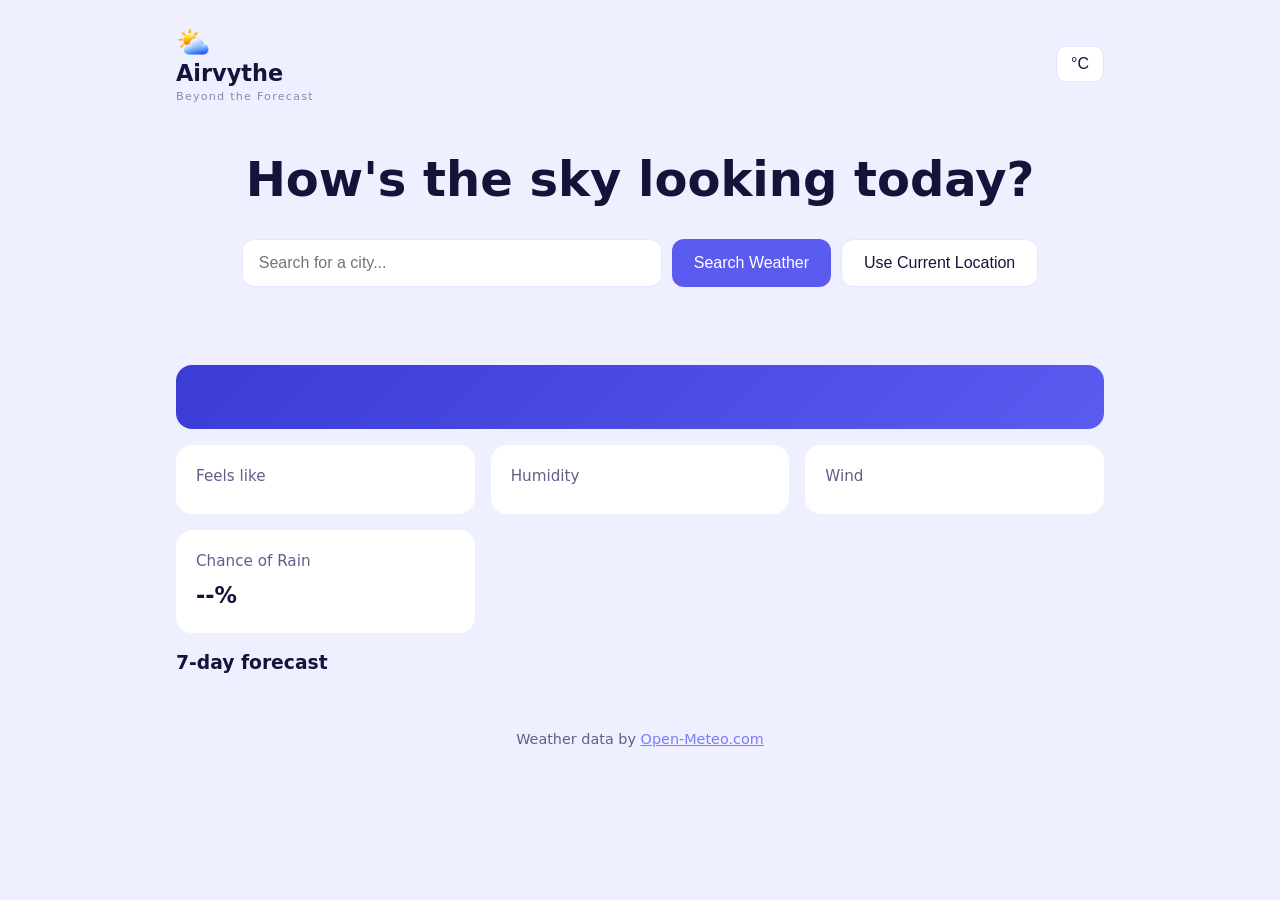
<file: index.html>
<!DOCTYPE html>
<html lang="en">
<head>
  <meta charset="UTF-8">
  <meta name="viewport" content="width=device-width, initial-scale=1.0">
  <title>Airvythe | Weather Forecast</title>
  <link rel="stylesheet" href="style.css">
</head>
<body>
  <div class="app">
    <header class="top">
      <div class="brand">
       <img src="logo.png"
            alt="Airvythe — Beyond the Forecast"
            class="brand-logo">
       <h1 class="logo">Airvythe</h1>
       <p class="tagline">Beyond the Forecast</p>
            
      </div>
      <button id="unit-toggle" class="chip" type="button" aria-label="Switch units">°C</button>
    </header>

    <section class="hero">
      <h2>How's the sky looking today?</h2>
      <form id="search-form" class="search">
        <label for="city-input" class="sr-only">City name</label>
        <input type="text" id="city-input" placeholder="Search for a city..." autocomplete="off" required>
        <button type="submit" class="btn">Search Weather</button>
        <button type="button" id="locate-btn" class="btn btn-ghost" title="Use my location">Use Current Location</button>
      </form>
      <div id="recent" class="recent"></div>
    </section>

    <p id="status" class="status" role="status" aria-live="polite"></p>

    <main id="weather-result" class="results" hidden>
      <section class="card current">
        <div>
          <h3 id="place"></h3>
          <p id="date" class="muted"></p>
          <p id="condition" class="condition"></p>
        </div>
        <div class="temp-block">
          <span id="icon" class="icon" aria-hidden="true"></span>
          <span id="temp" class="temp"></span>
        </div>
      </section>

      <section class="stats">
        <div class="card stat"><span class="muted">Feels like</span><strong id="feels"></strong></div>
        <div class="card stat"><span class="muted">Humidity</span><strong id="humidity"></strong></div>
        <div class="card stat"><span class="muted">Wind</span><strong id="wind"></strong></div>
        <div class="card stat">
    <span class="muted">Chance of Rain</span>
    <strong id="rain-chance">--%</strong>
</div>
        


      </section>

      <section>
        <h3 class="section-title">7-day forecast</h3>
        <div id="forecast" class="forecast"></div>
      </section>
    </main>

    <footer class="footer">Weather data by <a href="https://open-meteo.com/" target="_blank" rel="noopener">Open-Meteo.com</a></footer>
  </div>
  <script src="script.js"></script>
</body>
</html>
</file>
<file: style.css>
:root {
  --bg: #0b0b2b; --card: #1a1a45; --card-2: #24245a; --text: #f4f4ff;
  --muted: #a9a9d0; --accent: #5b5bf0; --accent-2: #7c7cff; --error: #ff8a8a;
  --radius: 16px;
}
@media (prefers-color-scheme: light) {
  :root { --bg: #eef0ff; --card: #ffffff; --card-2: #e4e6ff; --text: #14143a; --muted: #5f5f8a; --error: #c62828; }
}
* { box-sizing: border-box; margin: 0; padding: 0; }
body { font-family: system-ui, -apple-system, "Segoe UI", sans-serif; background: var(--bg); color: var(--text); min-height: 100vh; line-height: 1.5; }
.app { max-width: 960px; margin: 0 auto; padding: 24px 16px 40px; }
.sr-only { position: absolute; width: 1px; height: 1px; overflow: hidden; clip: rect(0 0 0 0); }
.top { display: flex; justify-content: space-between; align-items: center; }
.logo { font-size: 1.4rem; }
.brand {
  display: flex;
  flex-direction: column;
  align-items: flex-start;
  line-height: 1.2;
}

.tagline {
  font-size: 0.7rem;
  color: var(--muted);
  opacity: 0.7;
  letter-spacing: 1.2px;
  margin-top: 3px;
  align-self: flex-start;
}
.brand-logo {
  width: 36px;
  height: 36px;
  object-fit: contain;
  display: block;
}
.chip { background: var(--card); color: var(--text); border: 1px solid var(--card-2); padding: 8px 14px; border-radius: 10px; cursor: pointer; font-size: 1rem; }
.hero { text-align: center; margin: 40px 0 24px; }
.hero h2 { font-size: clamp(1.8rem, 5vw, 3rem); margin-bottom: 24px; }
.search { display: flex; flex-wrap: wrap; gap: 10px; justify-content: center; }
.search input { flex: 1 1 260px; max-width: 420px; padding: 14px 16px; border-radius: 12px; border: 1px solid var(--card-2); background: var(--card); color: var(--text); font-size: 1rem; }
.btn { padding: 14px 22px; border: 0; border-radius: 12px; background: var(--accent); color: #fff; font-size: 1rem; cursor: pointer; transition: transform .15s, background .15s; }
.btn:hover { background: var(--accent-2); transform: translateY(-1px); }
.btn-ghost { background: var(--card); border: 1px solid var(--card-2); color: var(--text); }
input:focus-visible, button:focus-visible { outline: 3px solid var(--accent-2); outline-offset: 2px; }
.recent { display: flex; flex-wrap: wrap; gap: 8px; justify-content: center; margin-top: 14px; }
.recent button { background: var(--card-2); color: var(--text); border: 0; padding: 6px 12px; border-radius: 999px; cursor: pointer; }
.status { text-align: center; min-height: 1.5em; margin-bottom: 16px; color: var(--muted); }
.status.error { color: var(--error); }
.status.loading::before { content: ""; display: inline-block; width: 16px; height: 16px; margin-right: 8px; vertical-align: -3px; border: 3px solid var(--card-2); border-top-color: var(--accent-2); border-radius: 50%; animation: spin .8s linear infinite; }
@keyframes spin { to { transform: rotate(360deg); } }
.card { background: var(--card); border-radius: var(--radius); padding: 20px; }
.results { display: grid; gap: 16px; animation: fadeUp .5s ease; }
@keyframes fadeUp { from { opacity: 0; transform: translateY(12px); } to { opacity: 1; transform: none; } }
.current { display: flex; justify-content: space-between; align-items: center; flex-wrap: wrap; gap: 16px; background: linear-gradient(135deg, #3b3bd6, #5b5bf0); color: #fff; padding: 28px; }
.current h3 { font-size: 1.5rem; }
.current .muted { color: #d6d6ff; }
.condition { margin-top: 8px; font-size: 1.1rem; }
.temp-block { display: flex; align-items: center; gap: 12px; }
.icon { font-size: 4rem; }
.temp { font-size: clamp(3.5rem, 12vw, 5.5rem); font-weight: 700; line-height: 1; }
.stats { display: grid; grid-template-columns: repeat(3, 1fr); gap: 16px; }
.stat { display: flex; flex-direction: column; gap: 6px; }
.stat strong { font-size: 1.4rem; }
.muted { color: var(--muted); font-size: .95rem; }
.section-title { margin-bottom: 12px; }
.forecast { display: grid; grid-template-columns: repeat(auto-fit, minmax(110px, 1fr)); gap: 12px; }
.day { background: var(--card); border-radius: var(--radius); padding: 14px 10px; text-align: center; display: flex; flex-direction: column; gap: 4px; transition: transform .2s; }
.day:hover { transform: translateY(-3px); }
.day .emoji { font-size: 2rem; }
.day .lo { color: var(--muted); }
.footer { text-align: center; margin-top: 40px; color: var(--muted); font-size: .9rem; }
.footer a { color: var(--accent-2); }
@media (max-width: 600px) {
  .stats { grid-template-columns: 1fr; }
  .current { justify-content: center; text-align: center; }
}
@media (prefers-reduced-motion: reduce) { * { animation: none !important; transition: none !important; } }
</file>
